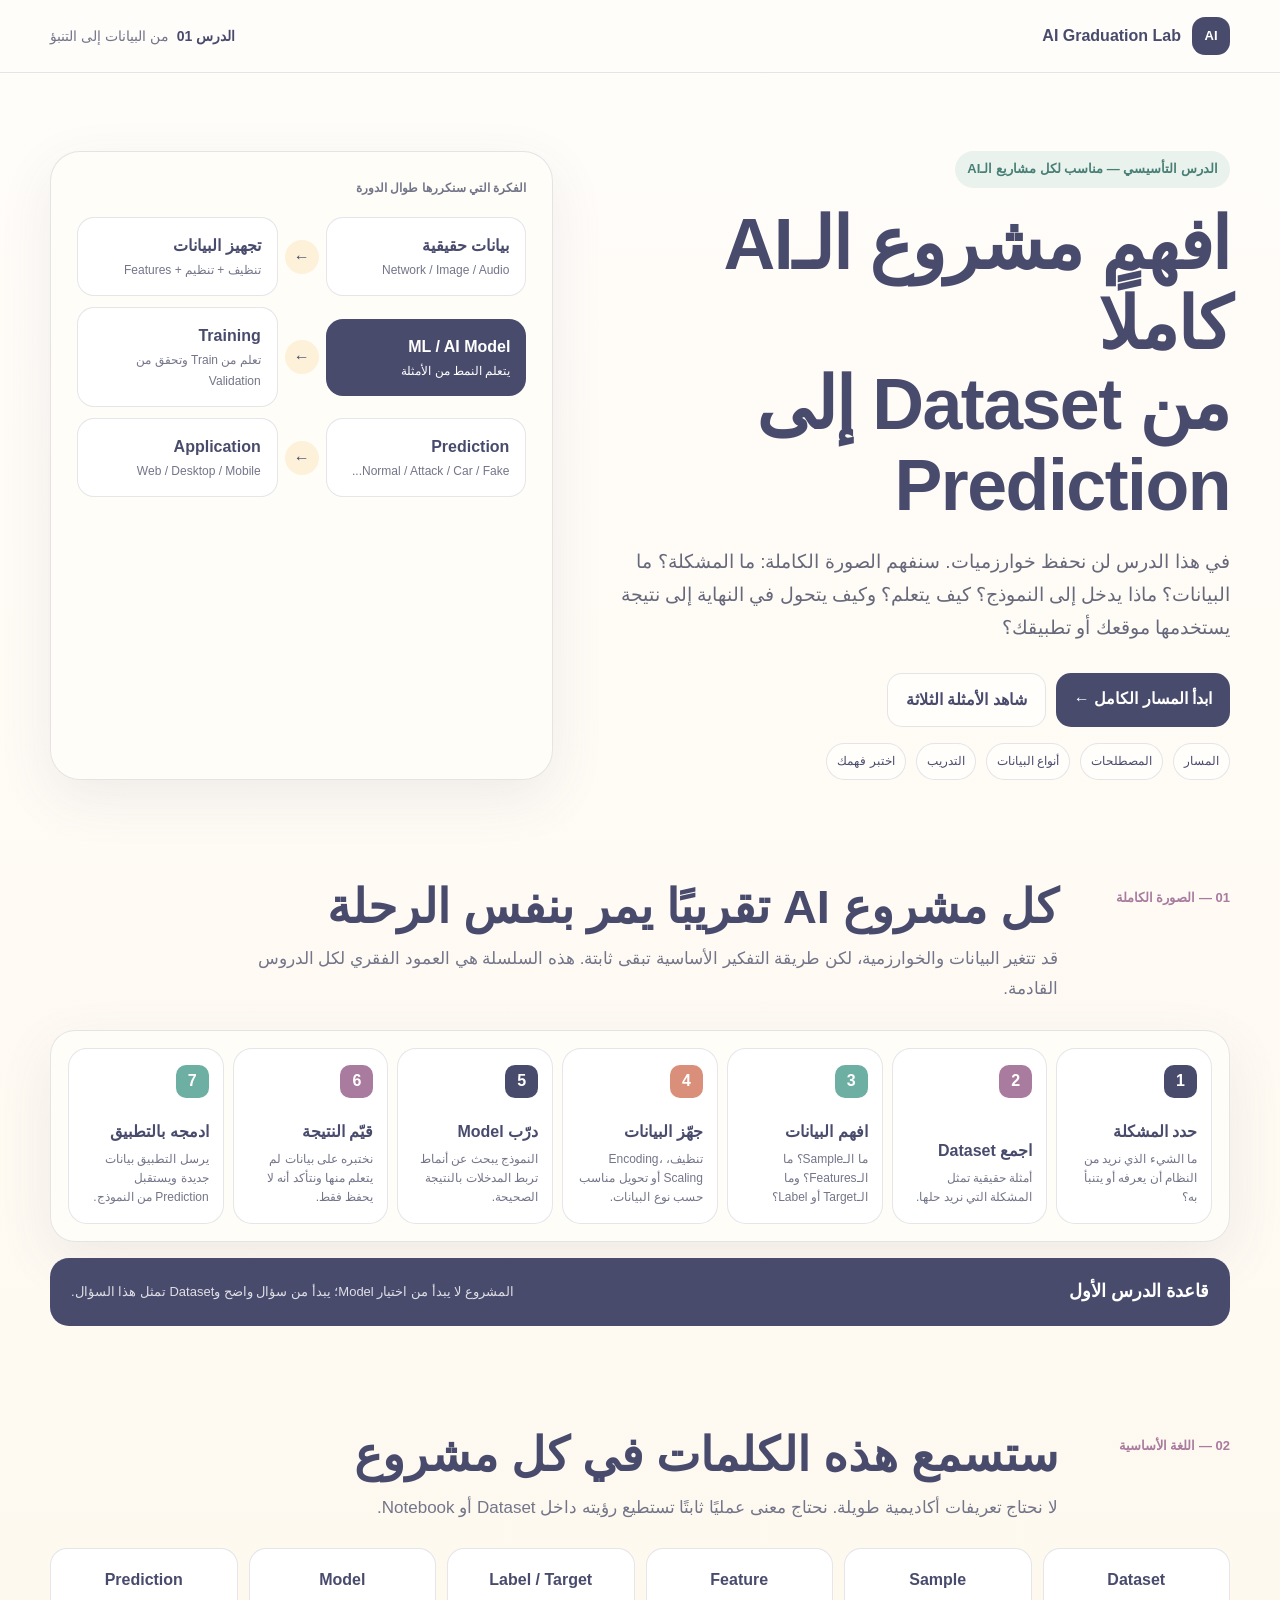
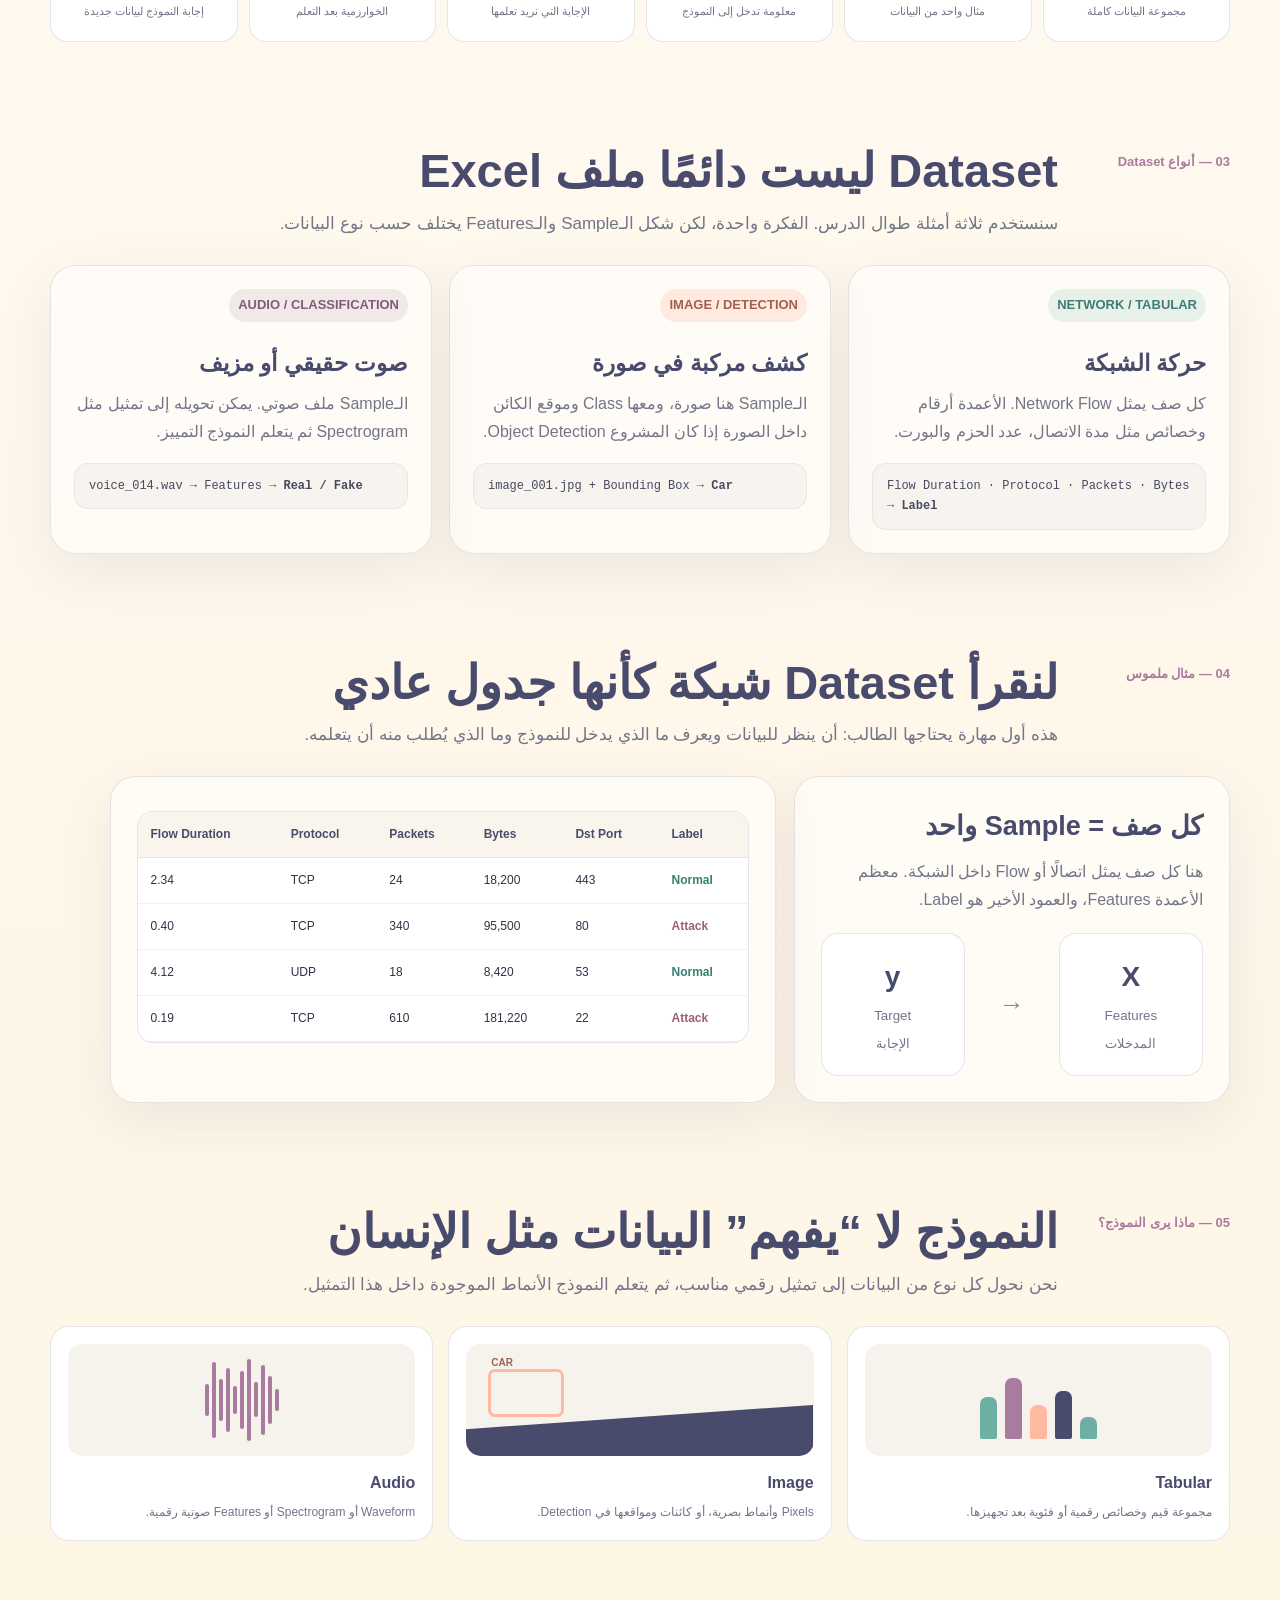
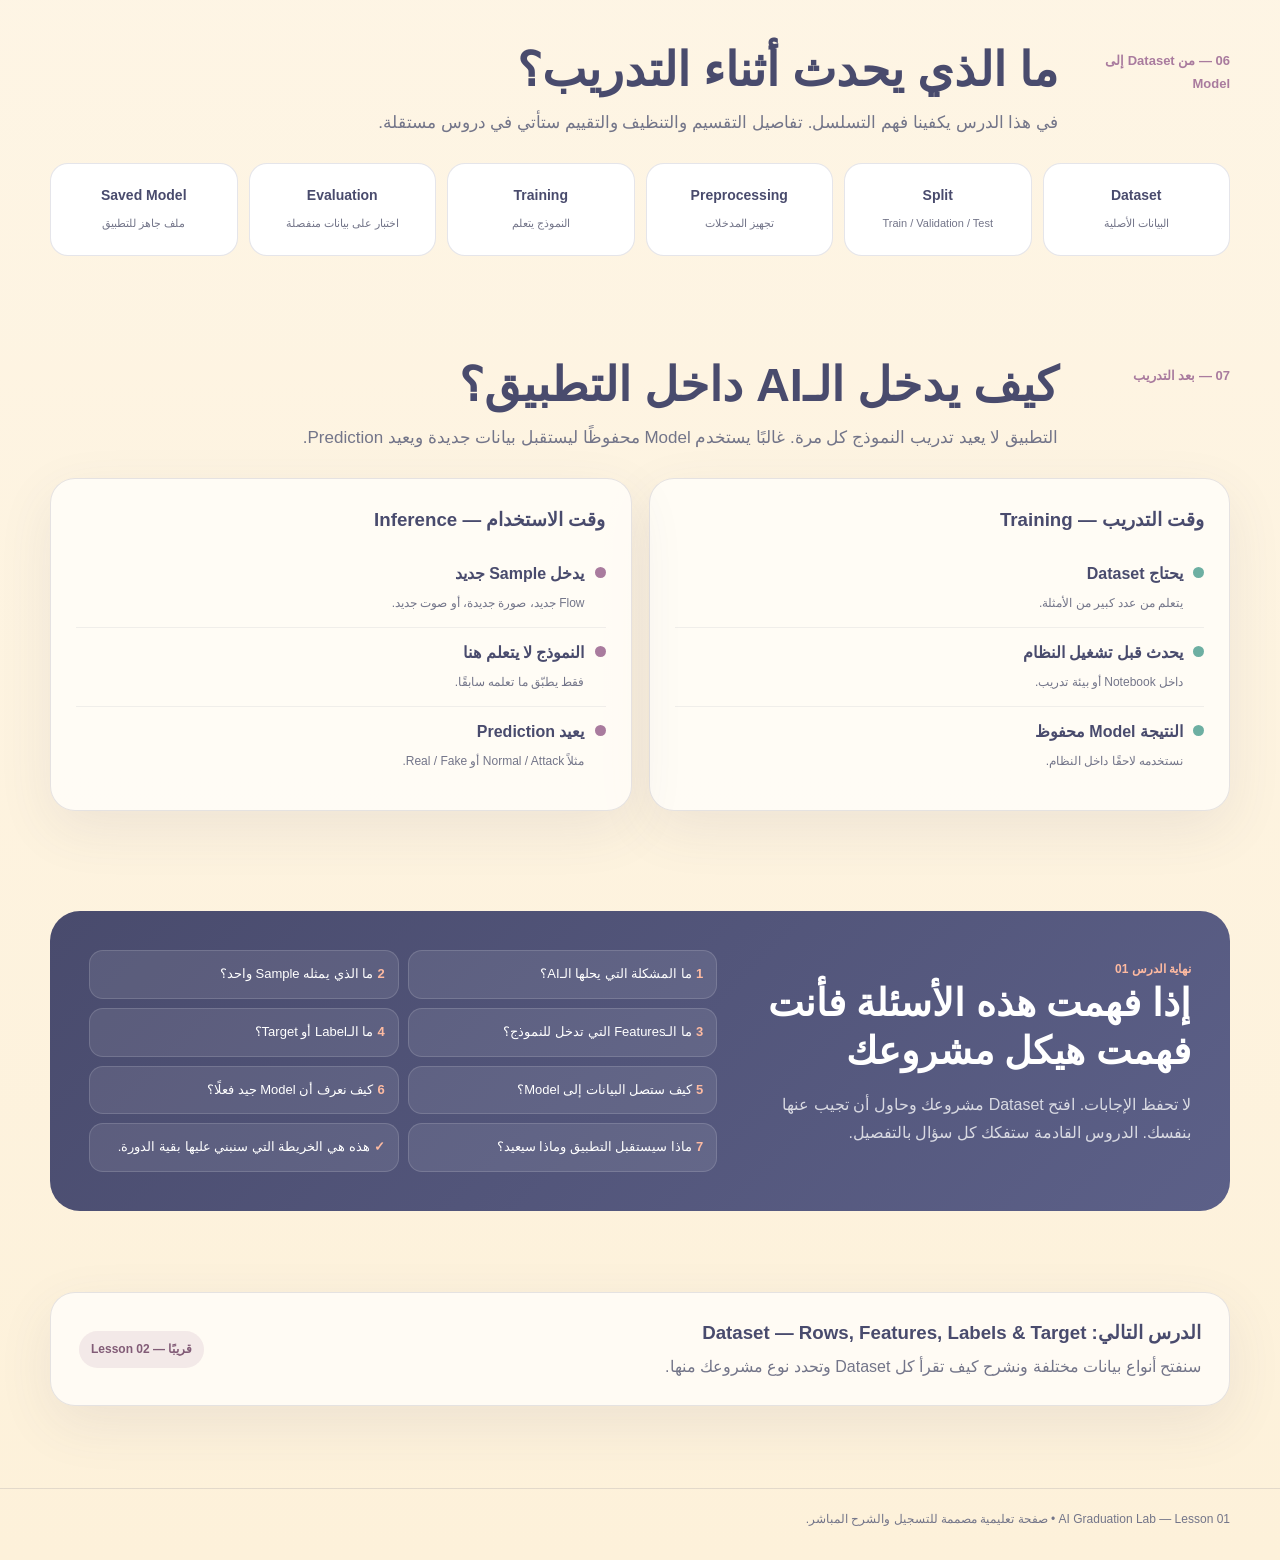
<file: index.html>
<!doctype html>
<html lang="ar" dir="rtl">
<head>
<meta charset="utf-8">
<meta name="viewport" content="width=device-width,initial-scale=1">
<meta name="theme-color" content="#FDF1DA">
<title>الدرس 01 — افهم مشروع الـAI من Dataset إلى Prediction</title>
<meta name="description" content="درس بصري مبسط يشرح دورة مشروع الذكاء الاصطناعي من المشكلة والبيانات حتى التدريب والتنبؤ وربط النموذج بالتطبيق.">
<style>
:root{--peach:#FDBAA1;--cream:#FDF1DA;--teal:#6DAFA2;--navy:#494B6D;--mauve:#A97B9E;--ink:#303247;--muted:#737589;--white:#fffdfa;--line:rgba(73,75,109,.14);--shadow:0 18px 55px rgba(73,75,109,.09)}
*{box-sizing:border-box}html{scroll-behavior:smooth}body{margin:0;background:linear-gradient(180deg,#fffdfa,var(--cream));color:var(--ink);font-family:"Segoe UI",Tahoma,Arial,sans-serif;line-height:1.75}a{text-decoration:none;color:inherit}.shell{width:min(1180px,calc(100% - 40px));margin:auto}
.top{position:sticky;top:0;z-index:50;background:rgba(255,253,249,.9);backdrop-filter:blur(16px);border-bottom:1px solid var(--line)}.topin{height:72px;display:flex;align-items:center;justify-content:space-between;gap:22px}.brand{display:flex;align-items:center;gap:11px;font-weight:900;color:var(--navy)}.logo{width:38px;height:38px;border-radius:13px;background:var(--navy);display:grid;place-items:center;color:white;font-size:13px}.lesson{font-size:14px;color:var(--muted)}.lesson b{color:var(--navy);margin-left:8px}
.hero{padding:78px 0 48px}.heroGrid{display:grid;grid-template-columns:1.12fr .88fr;gap:36px;align-items:stretch}.eyebrow,.tag{display:inline-flex;border-radius:999px;font-size:13px;font-weight:900}.eyebrow{padding:7px 12px;background:rgba(109,175,162,.14);color:#477f75;margin-bottom:16px}h1{font-size:clamp(40px,5.6vw,72px);line-height:1.12;letter-spacing:-1.5px;color:var(--navy);margin:0 0 20px}.lead{font-size:19px;color:#67697b;max-width:760px;margin:0 0 28px}.actions,.toc{display:flex;gap:10px;flex-wrap:wrap}.btn{padding:12px 18px;border-radius:15px;font-weight:900}.primary{background:var(--navy);color:white}.ghost,.toc a{border:1px solid var(--line);background:rgba(255,255,255,.62);color:var(--navy)}.toc{margin-top:16px}.toc a{font-size:12px;padding:7px 10px;border-radius:999px}
.heroCard,.card{background:rgba(255,253,249,.86);border:1px solid var(--line);box-shadow:var(--shadow)}.heroCard{border-radius:30px;padding:26px;overflow:hidden}.mini{font-size:12px;font-weight:800;color:var(--muted)}.bigFlow{display:grid;gap:11px;margin-top:18px}.flow{display:grid;grid-template-columns:1fr 34px 1fr;align-items:center;gap:7px}.box{min-height:70px;background:white;border:1px solid var(--line);border-radius:17px;padding:14px 16px;display:flex;flex-direction:column;justify-content:center}.box strong{color:var(--navy)}.box span{font-size:12px;color:var(--muted)}.box.model{background:var(--navy);border:0}.box.model strong,.box.model span{color:white}.arrow{width:34px;height:34px;border-radius:50%;display:grid;place-items:center;background:var(--cream);font-weight:900;color:var(--navy)}
section{padding:50px 0;scroll-margin-top:90px}.head{display:grid;grid-template-columns:150px 1fr;gap:22px;margin-bottom:26px}.no{font-size:13px;font-weight:900;color:var(--mauve);padding-top:9px}h2{font-size:clamp(29px,4vw,47px);line-height:1.25;color:var(--navy);margin:0 0 8px}.head p{margin:0;color:var(--muted);font-size:17px;max-width:830px}
.card{border-radius:25px}.steps{display:grid;grid-template-columns:repeat(7,1fr);gap:9px;padding:17px}.step{min-height:166px;padding:16px 14px;border:1px solid var(--line);border-radius:19px;background:white;display:flex;flex-direction:column;justify-content:space-between}.n{width:33px;height:33px;border-radius:10px;display:grid;place-items:center;color:white;background:var(--navy);font-weight:900}.step:nth-child(2) .n,.step:nth-child(6) .n{background:var(--mauve)}.step:nth-child(3) .n,.step:nth-child(7) .n{background:var(--teal)}.step:nth-child(4) .n{background:#d98f79}.step h3{font-size:16px;color:var(--navy);margin:20px 0 4px}.step p{margin:0;font-size:12px;color:var(--muted);line-height:1.6}.rule{margin-top:16px;background:var(--navy);color:white;border-radius:19px;padding:18px 21px;display:flex;align-items:center;justify-content:space-between;gap:18px}.rule strong{font-size:18px}.rule span{font-size:13px;opacity:.82}
.terms{display:grid;grid-template-columns:repeat(6,1fr);gap:11px}.term{background:white;border:1px solid var(--line);border-radius:17px;padding:17px 12px;text-align:center}.term b{display:block;color:var(--navy);margin-bottom:2px}.term span{font-size:11px;color:var(--muted)}
.types{display:grid;grid-template-columns:repeat(3,1fr);gap:17px}.type{padding:23px;position:relative;overflow:hidden}.tag{padding:5px 9px;margin-bottom:21px}.type h3{font-size:23px;color:var(--navy);margin:0 0 7px}.type p{color:var(--muted);margin:0 0 17px}.code{direction:ltr;text-align:left;background:#f7f4ef;border:1px solid rgba(73,75,109,.08);border-radius:14px;padding:12px 14px;font:12px/1.7 Consolas,monospace;color:#47495f}.network .tag{background:rgba(109,175,162,.16);color:#3f7d73}.vision .tag{background:rgba(253,186,161,.28);color:#a2604f}.audio .tag{background:rgba(169,123,158,.16);color:#825c77}
.spot{display:grid;grid-template-columns:.88fr 1.12fr;gap:18px}.pad{padding:26px}.pad h3{font-size:27px;color:var(--navy);margin:0 0 8px}.pad p{color:var(--muted);margin:0}.xy{display:grid;grid-template-columns:1fr 70px 1fr;gap:12px;align-items:center;margin-top:19px}.xyb{padding:18px;border-radius:17px;text-align:center;background:white;border:1px solid var(--line)}.xyb b{font-size:28px;color:var(--navy);display:block}.xyb small{color:var(--muted)}.xya{text-align:center;font-size:26px;color:var(--mauve);font-weight:900}
.table{overflow:auto;margin-top:8px;border:1px solid var(--line);border-radius:16px;background:white}table{width:100%;min-width:610px;border-collapse:collapse;direction:ltr;text-align:left;font-size:12px}th,td{padding:12px 13px;border-bottom:1px solid rgba(73,75,109,.08)}th{background:#faf5ec;color:var(--navy)}td:last-child,th:last-child{font-weight:900}.ok{color:#377e73}.attack{color:#9d6079}
.sees{display:grid;grid-template-columns:repeat(3,1fr);gap:15px}.see{background:white;border:1px solid var(--line);border-radius:19px;padding:17px}.visual{height:112px;border-radius:15px;background:#f6f2ec;margin-bottom:13px;position:relative;overflow:hidden}.see h4{color:var(--navy);margin:0 0 5px}.see p{font-size:12px;color:var(--muted);margin:0}.bars{height:100%;display:flex;align-items:flex-end;justify-content:center;gap:8px;padding:17px}.bars i{display:block;width:17px;border-radius:7px 7px 2px 2px}.bars i:nth-child(1){height:28%;background:var(--teal)}.bars i:nth-child(2){height:62%;background:var(--navy)}.bars i:nth-child(3){height:44%;background:var(--peach)}.bars i:nth-child(4){height:78%;background:var(--mauve)}.bars i:nth-child(5){height:54%;background:var(--teal)}.imgv:before{content:"";position:absolute;width:70px;height:42px;border:3px solid var(--peach);left:22px;top:25px;border-radius:7px}.imgv:after{content:"CAR";position:absolute;left:25px;top:10px;color:#a2604f;font-size:10px;font-weight:900}.road{position:absolute;bottom:-12px;left:0;right:0;height:51px;background:var(--navy);transform:skewY(-4deg)}.wave{height:100%;display:flex;align-items:center;justify-content:center;gap:3px}.wave i{width:4px;border-radius:4px;background:var(--mauve)}
.pipeline{display:grid;grid-template-columns:repeat(6,1fr);gap:11px}.pipe{padding:19px 12px;border-radius:18px;background:white;border:1px solid var(--line);text-align:center}.pipe b{display:block;color:var(--navy);font-size:14px}.pipe span{font-size:11px;color:var(--muted)}
.compare{display:grid;grid-template-columns:1fr 1fr;gap:17px}.compare .card{padding:25px}.compare h3{color:var(--navy);margin:0 0 12px}.item{display:flex;gap:10px;padding:11px 0;border-bottom:1px solid rgba(73,75,109,.08)}.item:last-child{border:0}.dot{width:11px;height:11px;border-radius:50%;margin-top:7px;flex:0 0 auto}.training .dot{background:var(--teal)}.infer .dot{background:var(--mauve)}.item b{color:var(--navy);display:block}.item span{font-size:12px;color:var(--muted)}
.check{background:linear-gradient(135deg,var(--navy),#5c6088);color:white;border-radius:30px;padding:39px;display:grid;grid-template-columns:.83fr 1.17fr;gap:28px;align-items:center}.check h2{color:white;font-size:38px}.check p{color:rgba(255,255,255,.77)}.qs{display:grid;grid-template-columns:1fr 1fr;gap:9px}.q{background:rgba(255,255,255,.09);border:1px solid rgba(255,255,255,.14);padding:12px 13px;border-radius:14px;font-size:13px}.q b{color:var(--peach);margin-left:4px}.next{padding:31px 0 82px}.next .card{padding:24px 28px;display:flex;justify-content:space-between;align-items:center;gap:22px}.next h3{margin:0;color:var(--navy)}.next p{margin:3px 0 0;color:var(--muted)}.badge{padding:8px 12px;border-radius:999px;background:rgba(169,123,158,.14);color:#825c77;font-size:12px;font-weight:900}.foot{border-top:1px solid var(--line);padding:20px 0 30px;color:var(--muted);font-size:12px}
@media(max-width:980px){.heroGrid,.spot,.check{grid-template-columns:1fr}.steps{grid-template-columns:repeat(2,1fr)}.types{grid-template-columns:1fr}.terms{grid-template-columns:repeat(3,1fr)}.sees{grid-template-columns:1fr}.pipeline{grid-template-columns:repeat(2,1fr)}.head{grid-template-columns:1fr}.no{padding:0}}
@media(max-width:620px){.shell{width:min(100% - 24px,1180px)}.hero{padding-top:40px}.flow{grid-template-columns:1fr}.arrow{margin:auto;transform:rotate(90deg)}.steps,.compare,.qs,.pipeline{grid-template-columns:1fr}.terms{grid-template-columns:repeat(2,1fr)}.check{padding:26px}.next .card{align-items:flex-start;flex-direction:column}h1{font-size:41px}.lead{font-size:16px}}
</style>
</head>
<body>
<header class="top"><div class="shell topin"><a class="brand" href="#top"><span class="logo">AI</span><span>AI Graduation Lab</span></a><div class="lesson"><b>الدرس 01</b>من البيانات إلى التنبؤ</div></div></header>
<main id="top">
<section class="hero"><div class="shell heroGrid">
<div><div class="eyebrow">الدرس التأسيسي — مناسب لكل مشاريع الـAI</div><h1>افهم مشروع الـAI كاملًا<br>من Dataset إلى Prediction</h1><p class="lead">في هذا الدرس لن نحفظ خوارزميات. سنفهم الصورة الكاملة: ما المشكلة؟ ما البيانات؟ ماذا يدخل إلى النموذج؟ كيف يتعلم؟ وكيف يتحول في النهاية إلى نتيجة يستخدمها موقعك أو تطبيقك؟</p><div class="actions"><a class="btn primary" href="#journey">ابدأ المسار الكامل ←</a><a class="btn ghost" href="#examples">شاهد الأمثلة الثلاثة</a></div><nav class="toc"><a href="#journey">المسار</a><a href="#terms">المصطلحات</a><a href="#examples">أنواع البيانات</a><a href="#training">التدريب</a><a href="#checkpoint">اختبر فهمك</a></nav></div>
<aside class="heroCard"><div class="mini">الفكرة التي سنكررها طوال الدورة</div><div class="bigFlow">
<div class="flow"><div class="box"><strong>بيانات حقيقية</strong><span>Network / Image / Audio</span></div><div class="arrow">←</div><div class="box"><strong>تجهيز البيانات</strong><span>تنظيف + تنظيم + Features</span></div></div>
<div class="flow"><div class="box model"><strong>ML / AI Model</strong><span>يتعلم النمط من الأمثلة</span></div><div class="arrow">←</div><div class="box"><strong>Training</strong><span>تعلم من Train وتحقق من Validation</span></div></div>
<div class="flow"><div class="box"><strong>Prediction</strong><span>Normal / Attack / Car / Fake...</span></div><div class="arrow">←</div><div class="box"><strong>Application</strong><span>Web / Desktop / Mobile</span></div></div>
</div></aside></div></section>

<section id="journey"><div class="shell"><div class="head"><div class="no">01 — الصورة الكاملة</div><div><h2>كل مشروع AI تقريبًا يمر بنفس الرحلة</h2><p>قد تتغير البيانات والخوارزمية، لكن طريقة التفكير الأساسية تبقى ثابتة. هذه السلسلة هي العمود الفقري لكل الدروس القادمة.</p></div></div>
<div class="card steps">
<article class="step"><span class="n">1</span><div><h3>حدد المشكلة</h3><p>ما الشيء الذي نريد من النظام أن يعرفه أو يتنبأ به؟</p></div></article>
<article class="step"><span class="n">2</span><div><h3>اجمع Dataset</h3><p>أمثلة حقيقية تمثل المشكلة التي نريد حلها.</p></div></article>
<article class="step"><span class="n">3</span><div><h3>افهم البيانات</h3><p>ما الـSample؟ ما الـFeatures؟ وما الـTarget أو Label؟</p></div></article>
<article class="step"><span class="n">4</span><div><h3>جهّز البيانات</h3><p>تنظيف، Encoding، Scaling أو تحويل مناسب حسب نوع البيانات.</p></div></article>
<article class="step"><span class="n">5</span><div><h3>درّب Model</h3><p>النموذج يبحث عن أنماط تربط المدخلات بالنتيجة الصحيحة.</p></div></article>
<article class="step"><span class="n">6</span><div><h3>قيّم النتيجة</h3><p>نختبره على بيانات لم يتعلم منها ونتأكد أنه لا يحفظ فقط.</p></div></article>
<article class="step"><span class="n">7</span><div><h3>ادمجه بالتطبيق</h3><p>يرسل التطبيق بيانات جديدة ويستقبل Prediction من النموذج.</p></div></article>
</div><div class="rule"><strong>قاعدة الدرس الأول</strong><span>المشروع لا يبدأ من اختيار Model؛ يبدأ من سؤال واضح وDataset تمثل هذا السؤال.</span></div></div></section>

<section id="terms"><div class="shell"><div class="head"><div class="no">02 — اللغة الأساسية</div><div><h2>ستسمع هذه الكلمات في كل مشروع</h2><p>لا نحتاج تعريفات أكاديمية طويلة. نحتاج معنى عمليًا ثابتًا تستطيع رؤيته داخل Dataset أو Notebook.</p></div></div><div class="terms">
<div class="term"><b>Dataset</b><span>مجموعة البيانات كاملة</span></div><div class="term"><b>Sample</b><span>مثال واحد من البيانات</span></div><div class="term"><b>Feature</b><span>معلومة تدخل إلى النموذج</span></div><div class="term"><b>Label / Target</b><span>الإجابة التي نريد تعلمها</span></div><div class="term"><b>Model</b><span>الخوارزمية بعد التعلم</span></div><div class="term"><b>Prediction</b><span>إجابة النموذج لبيانات جديدة</span></div>
</div></div></section>

<section id="examples"><div class="shell"><div class="head"><div class="no">03 — أنواع Dataset</div><div><h2>Dataset ليست دائمًا ملف Excel</h2><p>سنستخدم ثلاثة أمثلة طوال الدرس. الفكرة واحدة، لكن شكل الـSample والـFeatures يختلف حسب نوع البيانات.</p></div></div><div class="types">
<article class="card type network"><span class="tag">NETWORK / TABULAR</span><h3>حركة الشبكة</h3><p>كل صف يمثل Network Flow. الأعمدة أرقام وخصائص مثل مدة الاتصال، عدد الحزم والبورت.</p><div class="code">Flow Duration · Protocol · Packets · Bytes → <b>Label</b></div></article>
<article class="card type vision"><span class="tag">IMAGE / DETECTION</span><h3>كشف مركبة في صورة</h3><p>الـSample هنا صورة، ومعها Class وموقع الكائن داخل الصورة إذا كان المشروع Object Detection.</p><div class="code">image_001.jpg + Bounding Box → <b>Car</b></div></article>
<article class="card type audio"><span class="tag">AUDIO / CLASSIFICATION</span><h3>صوت حقيقي أو مزيف</h3><p>الـSample ملف صوتي. يمكن تحويله إلى تمثيل مثل Spectrogram ثم يتعلم النموذج التمييز.</p><div class="code">voice_014.wav → Features → <b>Real / Fake</b></div></article>
</div></div></section>

<section><div class="shell"><div class="head"><div class="no">04 — مثال ملموس</div><div><h2>لنقرأ Dataset شبكة كأنها جدول عادي</h2><p>هذه أول مهارة يحتاجها الطالب: أن ينظر للبيانات ويعرف ما الذي يدخل للنموذج وما الذي يُطلب منه أن يتعلمه.</p></div></div><div class="spot">
<div class="card pad"><h3>كل صف = Sample واحد</h3><p>هنا كل صف يمثل اتصالًا أو Flow داخل الشبكة. معظم الأعمدة Features، والعمود الأخير هو Label.</p><div class="xy"><div class="xyb"><b>X</b><small>Features<br>المدخلات</small></div><div class="xya">→</div><div class="xyb"><b>y</b><small>Target<br>الإجابة</small></div></div></div>
<div class="card pad"><div class="table"><table><thead><tr><th>Flow Duration</th><th>Protocol</th><th>Packets</th><th>Bytes</th><th>Dst Port</th><th>Label</th></tr></thead><tbody><tr><td>2.34</td><td>TCP</td><td>24</td><td>18,200</td><td>443</td><td class="ok">Normal</td></tr><tr><td>0.40</td><td>TCP</td><td>340</td><td>95,500</td><td>80</td><td class="attack">Attack</td></tr><tr><td>4.12</td><td>UDP</td><td>18</td><td>8,420</td><td>53</td><td class="ok">Normal</td></tr><tr><td>0.19</td><td>TCP</td><td>610</td><td>181,220</td><td>22</td><td class="attack">Attack</td></tr></tbody></table></div></div>
</div></div></section>

<section><div class="shell"><div class="head"><div class="no">05 — ماذا يرى النموذج؟</div><div><h2>النموذج لا “يفهم” البيانات مثل الإنسان</h2><p>نحن نحول كل نوع من البيانات إلى تمثيل رقمي مناسب، ثم يتعلم النموذج الأنماط الموجودة داخل هذا التمثيل.</p></div></div><div class="sees">
<article class="see"><div class="visual"><div class="bars"><i></i><i></i><i></i><i></i><i></i></div></div><h4>Tabular</h4><p>مجموعة قيم وخصائص رقمية أو فئوية بعد تجهيزها.</p></article>
<article class="see"><div class="visual imgv"><div class="road"></div></div><h4>Image</h4><p>Pixels وأنماط بصرية، أو كائنات ومواقعها في Detection.</p></article>
<article class="see"><div class="visual"><div class="wave"><i style="height:22px"></i><i style="height:48px"></i><i style="height:70px"></i><i style="height:35px"></i><i style="height:82px"></i><i style="height:58px"></i><i style="height:28px"></i><i style="height:64px"></i><i style="height:42px"></i><i style="height:76px"></i><i style="height:32px"></i></div></div><h4>Audio</h4><p>Waveform أو Spectrogram أو Features صوتية رقمية.</p></article>
</div></div></section>

<section id="training"><div class="shell"><div class="head"><div class="no">06 — من Dataset إلى Model</div><div><h2>ما الذي يحدث أثناء التدريب؟</h2><p>في هذا الدرس يكفينا فهم التسلسل. تفاصيل التقسيم والتنظيف والتقييم ستأتي في دروس مستقلة.</p></div></div><div class="pipeline">
<div class="pipe"><b>Dataset</b><span>البيانات الأصلية</span></div><div class="pipe"><b>Split</b><span>Train / Validation / Test</span></div><div class="pipe"><b>Preprocessing</b><span>تجهيز المدخلات</span></div><div class="pipe"><b>Training</b><span>النموذج يتعلم</span></div><div class="pipe"><b>Evaluation</b><span>اختبار على بيانات منفصلة</span></div><div class="pipe"><b>Saved Model</b><span>ملف جاهز للتطبيق</span></div>
</div></div></section>

<section><div class="shell"><div class="head"><div class="no">07 — بعد التدريب</div><div><h2>كيف يدخل الـAI داخل التطبيق؟</h2><p>التطبيق لا يعيد تدريب النموذج كل مرة. غالبًا يستخدم Model محفوظًا ليستقبل بيانات جديدة ويعيد Prediction.</p></div></div><div class="compare">
<div class="card training"><h3>وقت التدريب — Training</h3><div class="item"><span class="dot"></span><div><b>يحتاج Dataset</b><span>يتعلم من عدد كبير من الأمثلة.</span></div></div><div class="item"><span class="dot"></span><div><b>يحدث قبل تشغيل النظام</b><span>داخل Notebook أو بيئة تدريب.</span></div></div><div class="item"><span class="dot"></span><div><b>النتيجة Model محفوظ</b><span>نستخدمه لاحقًا داخل النظام.</span></div></div></div>
<div class="card infer"><h3>وقت الاستخدام — Inference</h3><div class="item"><span class="dot"></span><div><b>يدخل Sample جديد</b><span>Flow جديد، صورة جديدة، أو صوت جديد.</span></div></div><div class="item"><span class="dot"></span><div><b>النموذج لا يتعلم هنا</b><span>فقط يطبّق ما تعلمه سابقًا.</span></div></div><div class="item"><span class="dot"></span><div><b>يعيد Prediction</b><span>مثلاً Normal / Attack أو Real / Fake.</span></div></div></div>
</div></div></section>

<section id="checkpoint"><div class="shell"><div class="check"><div><div class="mini" style="color:var(--peach)">نهاية الدرس 01</div><h2>إذا فهمت هذه الأسئلة فأنت فهمت هيكل مشروعك</h2><p>لا تحفظ الإجابات. افتح Dataset مشروعك وحاول أن تجيب عنها بنفسك. الدروس القادمة ستفكك كل سؤال بالتفصيل.</p></div><div class="qs">
<div class="q"><b>1</b>ما المشكلة التي يحلها الـAI؟</div><div class="q"><b>2</b>ما الذي يمثله Sample واحد؟</div><div class="q"><b>3</b>ما الـFeatures التي تدخل للنموذج؟</div><div class="q"><b>4</b>ما الـLabel أو Target؟</div><div class="q"><b>5</b>كيف ستصل البيانات إلى Model؟</div><div class="q"><b>6</b>كيف نعرف أن Model جيد فعلًا؟</div><div class="q"><b>7</b>ماذا سيستقبل التطبيق وماذا سيعيد؟</div><div class="q"><b>✓</b>هذه هي الخريطة التي سنبني عليها بقية الدورة.</div>
</div></div></div></section>

<div class="next"><div class="shell"><div class="card"><div><h3>الدرس التالي: Dataset — Rows, Features, Labels & Target</h3><p>سنفتح أنواع بيانات مختلفة ونشرح كيف تقرأ كل Dataset وتحدد نوع مشروعك منها.</p></div><span class="badge">قريبًا — Lesson 02</span></div></div></div>
</main>
<footer class="foot"><div class="shell">AI Graduation Lab — Lesson 01 • صفحة تعليمية مصممة للتسجيل والشرح المباشر.</div></footer>
</body></html>
</file>
